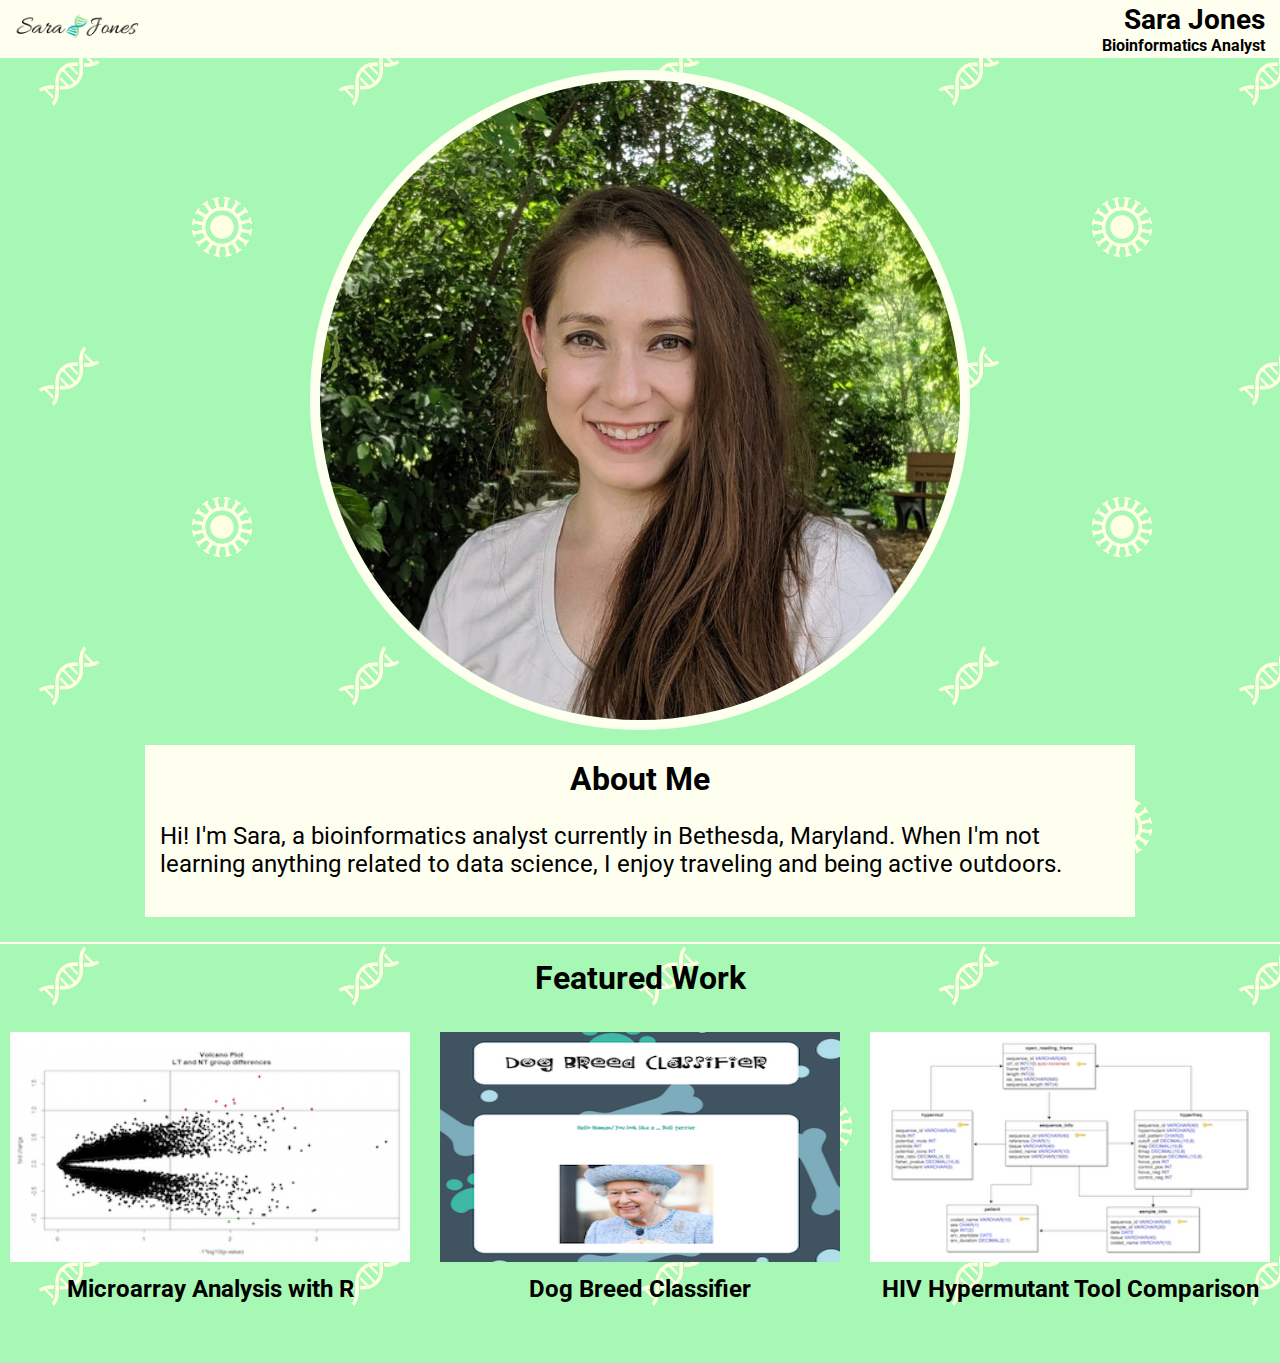
<file: build_a_portfolio_site/index.html>
<!doctype html>

<html lang="en">
  <head>
    <meta charset="utf-8">
    <meta name="viewport" content="width=device-width,initial-scale=1">
    <meta http-equiv="X-UA-Compatible" content="IE=edge">
    <title>Sara Jones</title>
    <link href="https://fonts.googleapis.com/css?family=Roboto:300,400,500" rel="stylesheet" type="text/css">
    <link rel='stylesheet' href='https://use.fontawesome.com/releases/v5.7.0/css/all.css' integrity='sha384-lZN37f5QGtY3VHgisS14W3ExzMWZxybE1SJSEsQp9S+oqd12jhcu+A56Ebc1zFSJ' crossorigin='anonymous'>
    <link rel="stylesheet" type="text/css" href="css/main.css">
  </head>

  <body>
    <div class="content-container">

     <header class="header">
       <div class="header_logo">
         <img class="logo" src="images/logo3.png" alt="logo">
       </div>
       <div class="header_title-block">
         <h1 class="header_title">Sara Jones</h1>
         <h3 class="header_subtitle">Bioinformatics Analyst</h3>
       </div>
     </header>

     <section class="main">
       <img class="img-circle" src="images/self.jpg" alt="profile image circle">

       <div class="about_me_box">
         <h2 class="about_me_header">About Me</h2>
           <p class="about"> Hi! I'm Sara, a bioinformatics analyst currently in Bethesda, Maryland.
            When I'm not learning anything related to data science, I enjoy traveling and being active outdoors.
           </p>
       </div>

       <section class="main_featured-work">
          <h2 class="featured-work_title">Featured Work</h2>
           <div class="container grid-container">
            <div class="row">

             <article class="featured-work_project">
               <img srcset="
                 images/microarray_plot_small.png 320w,
                 images/microarray_plot_large.png 1024w"
                 src="images/microarray_plot_small.png"
                 sizes="320px"
                 class="project_image"
                 alt="Screenshot of one of the plots generated from my analysis." />
               <h3 class="project_title">Microarray Analysis with R</h3>
               <a href="https://github.com/jonessarae/microarray-analysis" target="_blank" class="project_link"><i class='fab fa-github'></i></a>
             </article>

             <article class="featured-work_project">
               <img srcset="
                 images/dog_classifier_small.png 320w,
                 images/dog_classifier_large.png 1024w"
                 sizes="320px"
                 src="images/dog_classifier_small.png"
                 class="project_image"
                 alt="Screenshot of the webpage of Dog Breed Classifier Flask App." />
               <h3 class="project_title">Dog Breed Classifier</h3>
               <a href="https://github.com/jonessarae/deep_learning_projects/tree/master/dog_app" target="_blank" class="project_link"><i class='fab fa-github'></i></a>
              </article>

             <article class="featured-work_project">
               <img srcset="
                 images/hiv_hypermutants_small.png 320w,
                 images/hiv_hypermutants_large.png 1024w"
                 sizes="320px"
                 src="images/hiv_hypermutants_small.png"
                 class="project_image"
                 alt="Screenshot of HIV Hypermutants Tool Comparison database design" />
               <h3 class="project_title">HIV Hypermutant Tool Comparison</h3>
               <a href="https://github.com/jonessarae/hiv-hypermutants" target="_blank" class="project_link"><i class='fab fa-github'></i></a>
             </article>

            </div><!-- /.row -->
           </div><!-- ./grid-container -->
       </section><!-- /.main__featured-work -->
     </section><!-- /.main -->

    <footer>
        <a href="mailto:jonessarae@gmail.com"><i class='far fa-envelope'></i></a>
        <a href="https://github.com/jonessarae"><i class='fab fa-github'></i></a>
        <a href="https://www.linkedin.com/in/sara-jones-568229160"><i class='fab fa-linkedin'></i></a>
        <a href="https://www.researchgate.net/profile/Sara_Jones47"><i class='fab fa-researchgate'></i></a>
    </footer>
   </div><!-- /.container -->
  </body>
</html>
</file>
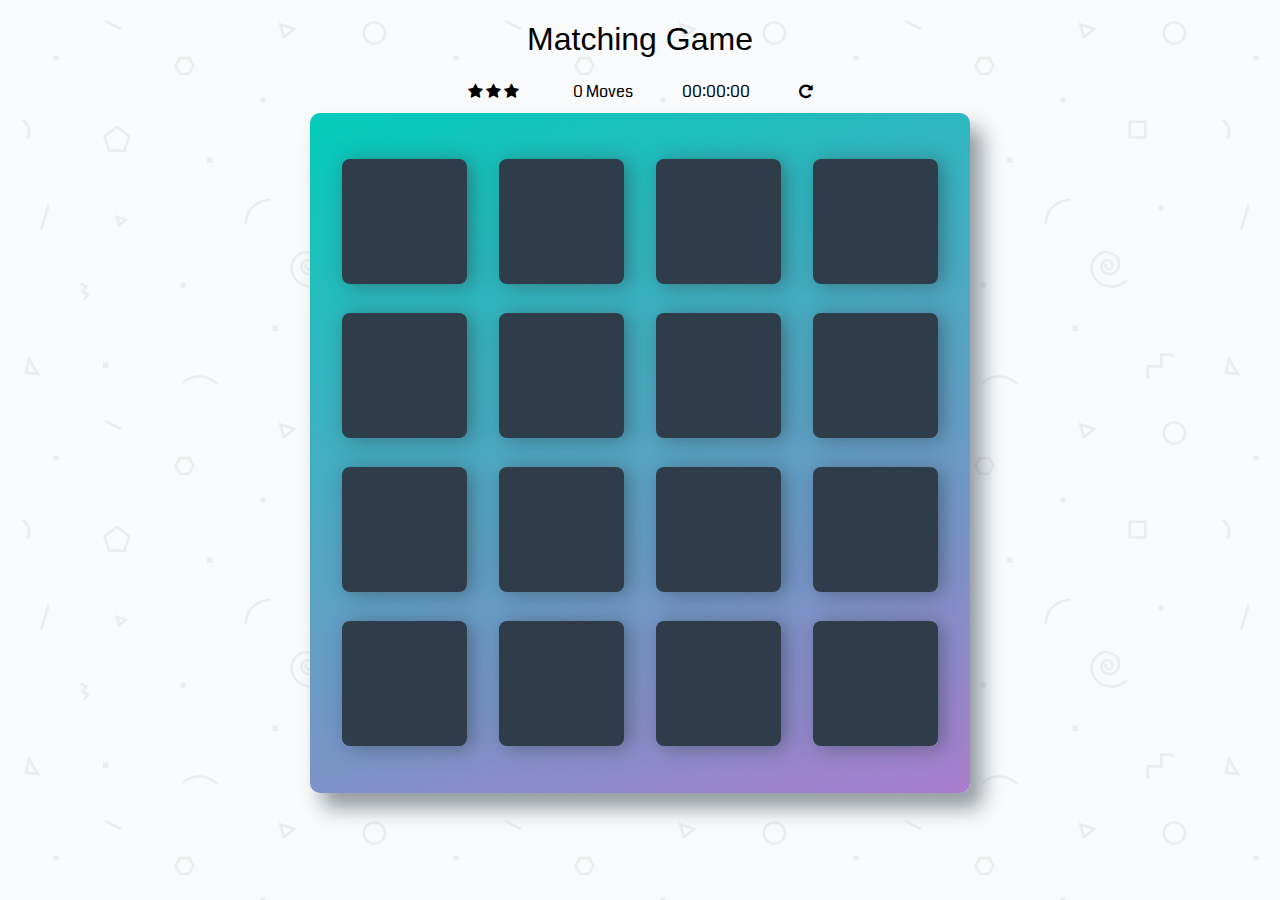
<file: memory_game/index.html>
<!doctype html>
<html lang="en">
<head>
    <meta charset="utf-8">
    <title>Matching Game</title>
    <meta name="viewport" content="width=device-width, initial-scale=1">
    <link rel="stylesheet prefetch" href="https://maxcdn.bootstrapcdn.com/font-awesome/4.6.1/css/font-awesome.min.css">
    <link rel="stylesheet prefetch" href="https://fonts.googleapis.com/css?family=Coda">
    <link rel="stylesheet" href="css/app.css">
</head>
<body>

    <div class="container">
        <header>
            <h1>Matching Game</h1>
        </header>

        <section class="score-panel">
          <ul class="stars">
        	  <li id="first-star"><i class="fa fa-star"></i></li>
        	  <li id="second-star"><i class="fa fa-star"></i></li>
        		<li id="third-star"><i class="fa fa-star"></i></li>
        	</ul>

          <div class="move-counter">
        	 <span class="moves">0</span> Moves
         </div>

          <div class="timer">
               <span class="hours">00</span>:<span class="minutes">00</span>:<span class="seconds">00</span>
          </div>

          <div class="restart">
        		<i class="fa fa-repeat"></i>
        	</div>
        </section>

        <ul class="deck">
            <li class="card">
                <i class="fa fa-diamond"></i>
            </li>
            <li class="card">
                <i class="fa fa-paper-plane-o"></i>
            </li>
            <li class="card match">
                <i class="fa fa-anchor"></i>
            </li>
            <li class="card">
                <i class="fa fa-bolt"></i>
            </li>
            <li class="card">
                <i class="fa fa-cube"></i>
            </li>
            <li class="card match">
                <i class="fa fa-anchor"></i>
            </li>
            <li class="card">
                <i class="fa fa-leaf"></i>
            </li>
            <li class="card">
                <i class="fa fa-bicycle"></i>
            </li>
            <li class="card">
                <i class="fa fa-diamond"></i>
            </li>
            <li class="card">
                <i class="fa fa-bomb"></i>
            </li>
            <li class="card">
                <i class="fa fa-leaf"></i>
            </li>
            <li class="card">
                <i class="fa fa-bomb"></i>
            </li>
            <li class="card open show">
                <i class="fa fa-bolt"></i>
            </li>
            <li class="card">
                <i class="fa fa-bicycle"></i>
            </li>
            <li class="card">
                <i class="fa fa-paper-plane-o"></i>
            </li>
            <li class="card">
                <i class="fa fa-cube"></i>
            </li>
        </ul>
    </div>

    <div class="win">
      <div class="win-header">
          <h1>Congratulations! You won!</h1>
      </div>
      <div class="win-body">
        <p>
          It took <span class="moves">0</span> moves and a time of
          <span class="hours">00</span>:<span class="minutes">00</span>:<span class="seconds">00</span>
          to finish the game.
        </p>

        <p>Your rating is
          <span class="final-rating">3</span> out of 3 stars.
        </p>

      </div>
      <div class="replay">
        <button type="button" class="replay-button">
          Play again!
        </button>
      </div>
    </div>

    <script src="js/app.js"></script>
</body>
</html>
</file>
<file: build_a_portfolio_site/css/main.css>
body,
html {
  margin: 0;
  padding: 0;
  width: 100%;
  height: 100%;
}

body {
  font-family: Roboto;
  font-size: 14px;
  background-image: url(../images/pattern3.png);
  background-repeat: repeat;
  padding-bottom: 60px;
  padding-top: 70px;
  overflow-x: hidden !important;
}

.content-container {
  margin: 0 auto;
  max-width: 3000px;
  width: 100vw;
}

h1,
h2,
h3,
h4,
h5 {
  margin: 0;
}

/*
 *
 * Header
 *
 */

.header {
  display: flex;
  flex-wrap: wrap;
  justify-content: space-between;
  background-color: ivory;
  margin-top: auto;
  position: fixed;
  top: 0;
  width: 100%;
}

.header_logo,
.header_title-block {
  align-self: center;
}

.logo {
  max-width: 150px;
}

.header_title-block {
  text-align: right;
  margin-right: 15px;
}

.title-block_title,
.title-block_subtitle {
  margin: 0;
  padding: 0;
}

/*
 *
 * Main
 *
 */

.img-circle {
    border-radius: 50%;
    max-width: 50%;
    max-height: 50%;
    display: block;
    margin-left: auto;
    margin-right: auto;
    border: 10px solid ivory;
    margin-bottom: 15px;
}

.about_me_box {
  width: 75%;
  background-color: ivory;
  margin-left: auto;
  margin-right: auto;
  display: block;
  padding: 15px;
}

.about {
  font-size: 16px;
  display: flex;
  align-items: center;
  justify-content: center;
}

.about_me_header {
  display: flex;
  align-items: center;
  justify-content: center;
}

/*
 *
 * Featured Work
 *
 */

.main_featured-work {
   padding: 0 0 50px;
}

.featured-work_title {
   border-top: 2px solid ivory;
   margin-top: 25px;
   display: flex;
   align-items: center;
   justify-content: center;
   padding-top: 15px;
}

.project_title {
   text-align: center;
}

.project_link {
   color: #333;
   display: block;
   text-align: center;
   font-size: 24px;
}

.project_image {
   margin: 25px 0 10px;
   height: 230px;
}

/*
 *
 * Footer
 *
 */

footer {
  padding: 0.5em;
  width: 100%;
  position: fixed;
  bottom: 0;
  height: 20px;
  display: flex;
  justify-content: center;
  padding: 30px 0;
  margin: 0 auto;
}

footer a {
  text-decoration: none;
  color: #333;
  padding: 0.75em;
  margin: 0 0.25em;
  font-size: 24px;
  text-align: center;
}

/*
 *
 * Media queries
 *
 */

@media screen and (min-width: 360px) {
   .row {
     display: flex;
     flex-wrap: wrap;
     justify-content: space-around;
   }
   .featured-work_project {
     padding: 10px;
   }
   .project_image {
     width: 320px;
   }
}

@media screen and (min-width: 1200px) {
   .row {
     justify-content: space-between;
   }
   .featured-work_project {
     padding: 10px;
   }
   .project_image {
     max-width: 400px;
   }
   .about {
     font-size: 24px;
   }
   .about_me_header {
     font-size: 32px;
   }
   .featured-work_title {
     font-size: 32px;
   }
   .project_link {
     font-size: 24px;
   }
   .project_title {
     font-size: 24px;
     text-align: center;
   }
   .project_image {
     width: 400px;
   }
}
</file>
<file: memory_game/css/app.css>
html {
    box-sizing: border-box;
}

*,
*::before,
*::after {
    box-sizing: inherit;
}

html,
body {
    width: 100%;
    height: 100%;
    margin: 0;
    padding: 0;
}

body {
    background: #ffffff url('../img/geometry2.png'); /* Background pattern from Subtle Patterns */
    font-family: 'Coda', cursive;
}

.container {
    display: flex;
    justify-content: center;
    align-items: center;
    flex-direction: column;
}

h1 {
    font-family: 'Open Sans', sans-serif;
    font-weight: 300;
}

/*
 * Styles for the deck of cards
 */

.deck {
    width: 660px;
    min-height: 680px;
    background: linear-gradient(160deg, #02ccba 0%, #aa7ecd 100%);
    padding: 32px;
    border-radius: 10px;
    box-shadow: 12px 15px 20px 0 rgba(46, 61, 73, 0.5);
    display: flex;
    flex-wrap: wrap;
    justify-content: space-between;
    align-items: center;
    margin: 0 0 3em;
}

.deck .card {
    height: 125px;
    width: 125px;
    background: #2e3d49;
    font-size: 0;
    color: #ffffff;
    border-radius: 8px;
    cursor: pointer;
    display: flex;
    justify-content: center;
    align-items: center;
    box-shadow: 5px 2px 20px 0 rgba(46, 61, 73, 0.5);
}

.deck .card.open {
    transform: rotateY(0);
    background: #02b3e4;
    cursor: default;
}

.deck .card.show {
    font-size: 33px;
}

.deck .card.match {
    cursor: default;
    background: #02ccba;
    font-size: 33px;
    animation-name: bounceIn;
    -webkit-animation-name: bounceIn;
    -webkit-animation-duration: 1s;
    animation-duration: 1s;
    -webkit-animation-fill-mode: both;
    animation-fill-mode: both;
}

.deck .card.not-match {
    cursor: default;
    background: #FF0000;
    font-size: 33px;
    animation: shake 0.25s;
    -webkit-animation-name: shake 0.25s;
    animation-iteration-count: 1;
    -webkit-animation-iteration-count: 1;
    -webkit-animation-fill-mode: both;
    animation-fill-mode: both;
}

/*
* Animations
*/

@-webkit-keyframes bounceIn {
   0% {
      opacity: 0;
      transform: scale(.3);
   }
   50% {
      opacity: 1;
      transform: scale(1.05);
   }
   70% {
      transform: scale(.9);
   }
   100% {
      transform: scale(1);
   }
}
@keyframes bounceIn {
   0% {
      opacity: 0;
      transform: scale(.3);
   }
   50% {
      opacity: 1;
      transform: scale(1.05);
   }
   70% {
      transform: scale(.9);
   }
   100% {
      transform: scale(1);
   }
}


@keyframes shake {
   0% { transform: translate(1px, 1px) rotate(0deg); }
   10% { transform: translate(-1px, -2px) rotate(-1deg); }
   20% { transform: translate(-3px, 0px) rotate(1deg); }
   30% { transform: translate(3px, 2px) rotate(0deg); }
   40% { transform: translate(1px, -1px) rotate(1deg); }
   50% { transform: translate(-1px, 2px) rotate(-1deg); }
   60% { transform: translate(-3px, 1px) rotate(0deg); }
   70% { transform: translate(3px, 1px) rotate(-1deg); }
   80% { transform: translate(-1px, -1px) rotate(1deg); }
   90% { transform: translate(1px, 2px) rotate(0deg); }
   100% { transform: translate(1px, -2px) rotate(-1deg); }
}

@-webkit-keyframes shake {
   0% { transform: translate(1px, 1px) rotate(0deg); }
   10% { transform: translate(-1px, -2px) rotate(-1deg); }
   20% { transform: translate(-3px, 0px) rotate(1deg); }
   30% { transform: translate(3px, 2px) rotate(0deg); }
   40% { transform: translate(1px, -1px) rotate(1deg); }
   50% { transform: translate(-1px, 2px) rotate(-1deg); }
   60% { transform: translate(-3px, 1px) rotate(0deg); }
   70% { transform: translate(3px, 1px) rotate(-1deg); }
   80% { transform: translate(-1px, -1px) rotate(1deg); }
   90% { transform: translate(1px, 2px) rotate(0deg); }
   100% { transform: translate(1px, -2px) rotate(-1deg); }
}

/*
 * Styles for the Score Panel
 */

.score-panel {
    text-align: left;
    width: 345px;
    margin-bottom: 10px;
    display: flex;
    justify-content: space-between;
}

.score-panel .stars {
    margin: 0;
    padding: 0;
    margin: 0 5px 0 0;
}

.score-panel .stars li {
    list-style: none;
    display: inline-block;
}

.score-panel .restart {
    cursor: pointer;
}

/*
* Styles for modal
*/
.win {
    padding: 2em 0;
    width: 100%;
    text-align: center;
    font-family: 'Open Sans', sans-serif;
    padding-top: 100px;
}

.win-header {
    font-weight: bold;
    margin: 2em 0 1em 0;
}

.win .replay-button {
    display: block;
    width: auto;
    margin: 2em auto;
    padding: 0.6em 1.2em;
    font-size: 1.2em;
    background: linear-gradient(160deg, #02ccba 0%, #aa7ecd 100%);
    border-radius: 8px;
    cursor: pointer;
    box-shadow: 0 2px 4px 0 rgba(46, 61, 73, 0.5);
}

/**
* Media queries
*/

/* For mobile phone */
@media screen and (max-width: 650px){
  .deck {
    width: 85%;
    min-height: 70vh;
  }
  .deck .card {
    width: 23%;
    height: 14vh;
  }
}

@media screen and (max-width: 400px) {
  .score-panel {
    width: 75%;
  }
}
</file>
